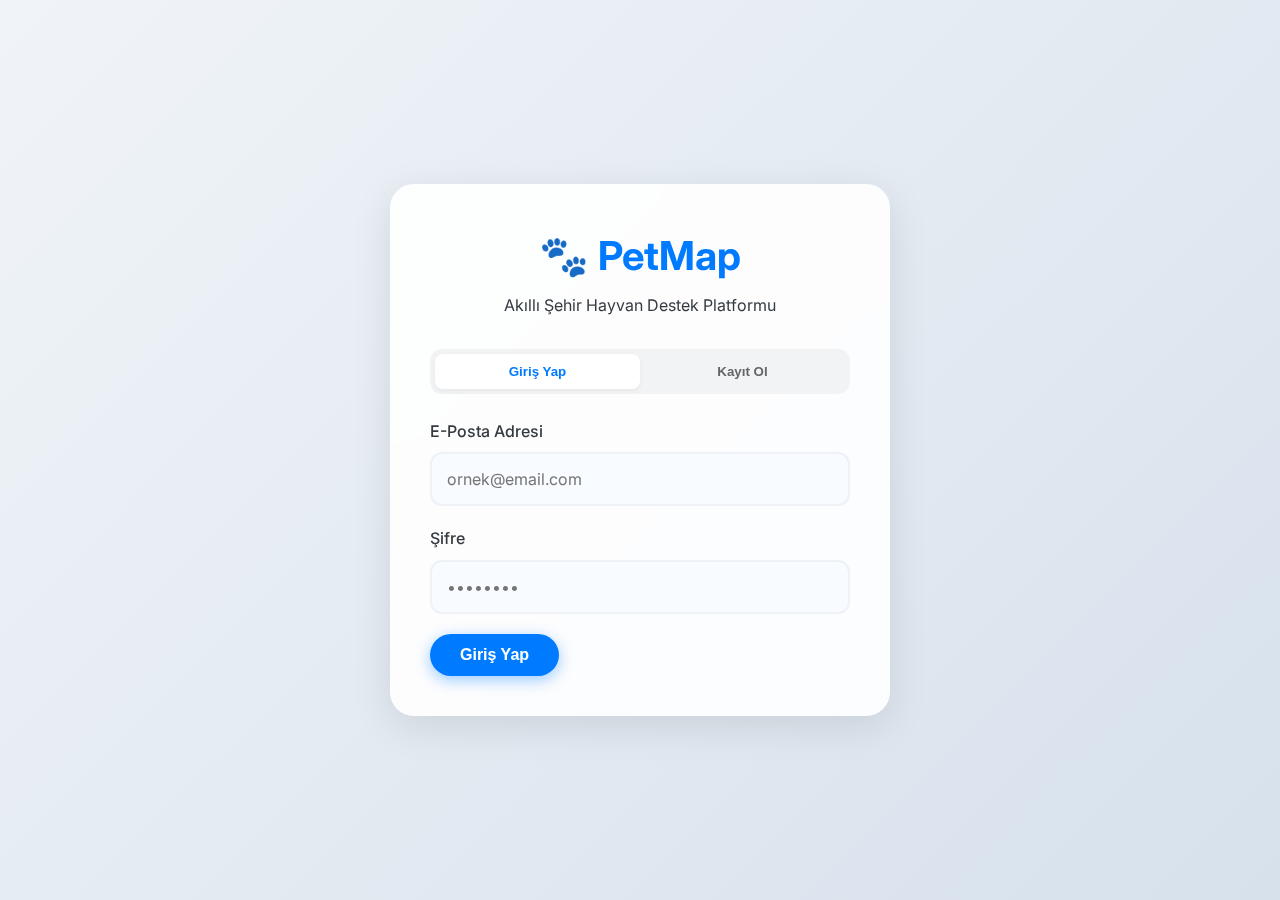
<file: login.html>
<!DOCTYPE html>
<html lang="tr">

<head>
    <meta charset="UTF-8">
    <meta name="viewport" content="width=device-width, initial-scale=1.0">
    <title>PetMap Giriş / Kayıt</title>
    <link href="https://fonts.googleapis.com/css2?family=Inter:wght@300;400;500;600;700&display=swap" rel="stylesheet">
    <link rel="stylesheet" href="css/style.css?v=1.1">
</head>

<body class="login-body">

    <div class="login-container">
        <div class="login-header">
            <h1 class="login-logo">🐾 PetMap</h1>
            <p>Akıllı Şehir Hayvan Destek Platformu</p>
        </div>

        <!-- Toggle Switch -->
        <div class="auth-toggle">
            <button id="toggle-login" class="active" onclick="showForm('login')">Giriş Yap</button>
            <button id="toggle-register" onclick="showForm('register')">Kayıt Ol</button>
        </div>

        <!-- LOGIN FORM -->
        <form id="login-form" onsubmit="handleLogin(event)" class="auth-form">
            <div class="form-group">
                <label>E-Posta Adresi</label>
                <input type="email" id="login-email" placeholder="ornek@email.com" required>
            </div>
            <div class="form-group">
                <label>Şifre</label>
                <input type="password" id="login-password" placeholder="••••••••" required>
            </div>
            <button type="submit" class="btn btn-primary btn-block">Giriş Yap</button>
        </form>

        <!-- REGISTER FORM -->
        <form id="register-form" onsubmit="handleRegister(event)" class="auth-form" style="display: none;">
            <p style="text-align: center; margin-bottom: 15px; font-weight: 500;">Rolünüzü Seçin</p>

            <div class="role-grid">
                <div class="role-card" onclick="selectRole(this, 'veteriner')">
                    <div class="role-icon">⚕️</div>
                    <h3>Veteriner</h3>
                </div>
                <div class="role-card" onclick="selectRole(this, 'hayvansever')">
                    <div class="role-icon">💙</div>
                    <h3>Hayvansever</h3>
                </div>
                <div class="role-card" onclick="selectRole(this, 'sahip')">
                    <div class="role-icon">🏠</div>
                    <h3>Hayvan Sahibi</h3>
                </div>
                <div class="role-card" onclick="selectRole(this, 'barinak')">
                    <div class="role-icon">🏢</div>
                    <h3>Barınak</h3>
                </div>
            </div>

            <div class="form-group">
                <label>E-Posta Adresi</label>
                <input type="email" id="reg-email" placeholder="ornek@email.com" required>
            </div>
            <div class="form-group">
                <label>Şifre</label>
                <input type="password" id="reg-password" placeholder="••••••••" required>
            </div>

            <button type="submit" class="btn btn-primary btn-block">Kayıt Ol ve Giriş Yap</button>
        </form>

    </div>

    <!-- Styles for Toggle were missing in style.css, adding inline for safety or update style.css next -->
    <style>
        .auth-toggle {
            display: flex;
            background: #f1f3f5;
            padding: 5px;
            border-radius: 12px;
            margin-bottom: 25px;
        }

        .auth-toggle button {
            flex: 1;
            padding: 10px;
            border: none;
            background: transparent;
            border-radius: 8px;
            cursor: pointer;
            font-weight: 600;
            color: #666;
            transition: all 0.2s;
        }

        .auth-toggle button.active {
            background: white;
            color: var(--primary);
            box-shadow: 0 2px 5px rgba(0, 0, 0, 0.05);
        }
    </style>

    <script>
        let selectedRegisterRole = null;

        // Initialize DB
        const getUsers = () => JSON.parse(localStorage.getItem('petmap_users') || '[]');
        const saveUser = (user) => {
            const users = getUsers();
            users.push(user);
            localStorage.setItem('petmap_users', JSON.stringify(users));
        };

        function showForm(type) {
            document.getElementById('login-form').style.display = type === 'login' ? 'block' : 'none';
            document.getElementById('register-form').style.display = type === 'register' ? 'block' : 'none';

            document.getElementById('toggle-login').className = type === 'login' ? 'active' : '';
            document.getElementById('toggle-register').className = type === 'register' ? 'active' : '';

            // Clear any existing messages
            hideMessage();
        }

        function selectRole(element, role) {
            document.querySelectorAll('.role-card').forEach(c => c.classList.remove('active'));
            element.classList.add('active');
            selectedRegisterRole = role;
        }

        // Helper: Show Message
        function showMessage(text, type = 'error') {
            let msgBox = document.getElementById('auth-message');
            if (!msgBox) {
                msgBox = document.createElement('div');
                msgBox.id = 'auth-message';
                msgBox.style.padding = '12px';
                msgBox.style.marginTop = '15px';
                msgBox.style.borderRadius = '8px';
                msgBox.style.textAlign = 'center';
                msgBox.style.fontWeight = '500';
                document.querySelector('.login-container').appendChild(msgBox);
            }

            msgBox.style.display = 'block';
            msgBox.innerText = text;

            if (type === 'error') {
                msgBox.style.background = '#ffebee';
                msgBox.style.color = '#c62828';
                msgBox.style.border = '1px solid #ef9a9a';
            } else {
                msgBox.style.background = '#e8f5e9';
                msgBox.style.color = '#2e7d32';
                msgBox.style.border = '1px solid #a5d6a7';
            }
        }

        function hideMessage() {
            const msgBox = document.getElementById('auth-message');
            if (msgBox) msgBox.style.display = 'none';
        }

        function handleRegister(e) {
            e.preventDefault();
            hideMessage();

            if (!selectedRegisterRole) {
                showMessage("Lütfen bir rol seçiniz!");
                return;
            }

            const email = document.getElementById('reg-email').value;
            const password = document.getElementById('reg-password').value;

            // Check if user exists
            const users = getUsers();
            if (users.find(u => u.email === email)) {
                showMessage("Bu e-posta ile zaten kayıtlı bir kullanıcı var.");
                return;
            }

            const newUser = {
                email,
                password,
                role: selectedRegisterRole,
                name: email.split('@')[0], // Simple name derived
                id: Date.now()
            };

            saveUser(newUser);

            // Auto Login - SESSION STORAGE ONLY for active session
            sessionStorage.setItem('currentUser', JSON.stringify(newUser));
            sessionStorage.setItem('userRole', newUser.role);

            // Remove from localStorage if it exists to clean up old behaviors
            localStorage.removeItem('currentUser');
            localStorage.removeItem('userRole');

            showMessage("Kayıt başarılı! Yönlendiriliyorsunuz...", 'success');
            setTimeout(() => {
                window.location.href = 'index.html';
            }, 1000);
        }

        function handleLogin(e) {
            e.preventDefault();
            hideMessage();

            const email = document.getElementById('login-email').value;
            const password = document.getElementById('login-password').value;

            const users = getUsers();

            if (users.length === 0) {
                showMessage("Kayıtlı kullanıcı bulunamadı. Lütfen önce kayıt olun.");
                return;
            }

            const user = users.find(u => u.email === email && u.password === password);

            if (user) {
                // SESSION STORAGE ONLY for active session
                sessionStorage.setItem('currentUser', JSON.stringify(user));
                sessionStorage.setItem('userRole', user.role);

                // Remove from localStorage if it exists
                localStorage.removeItem('currentUser');
                localStorage.removeItem('userRole');

                showMessage("Giriş başarılı! Yönlendiriliyorsunuz...", 'success');
                setTimeout(() => {
                    window.location.href = 'index.html';
                }, 1000);
            } else {
                showMessage("Hatalı e-posta veya şifre!");
            }
        }
    </script>
</body>

</html>
</file>
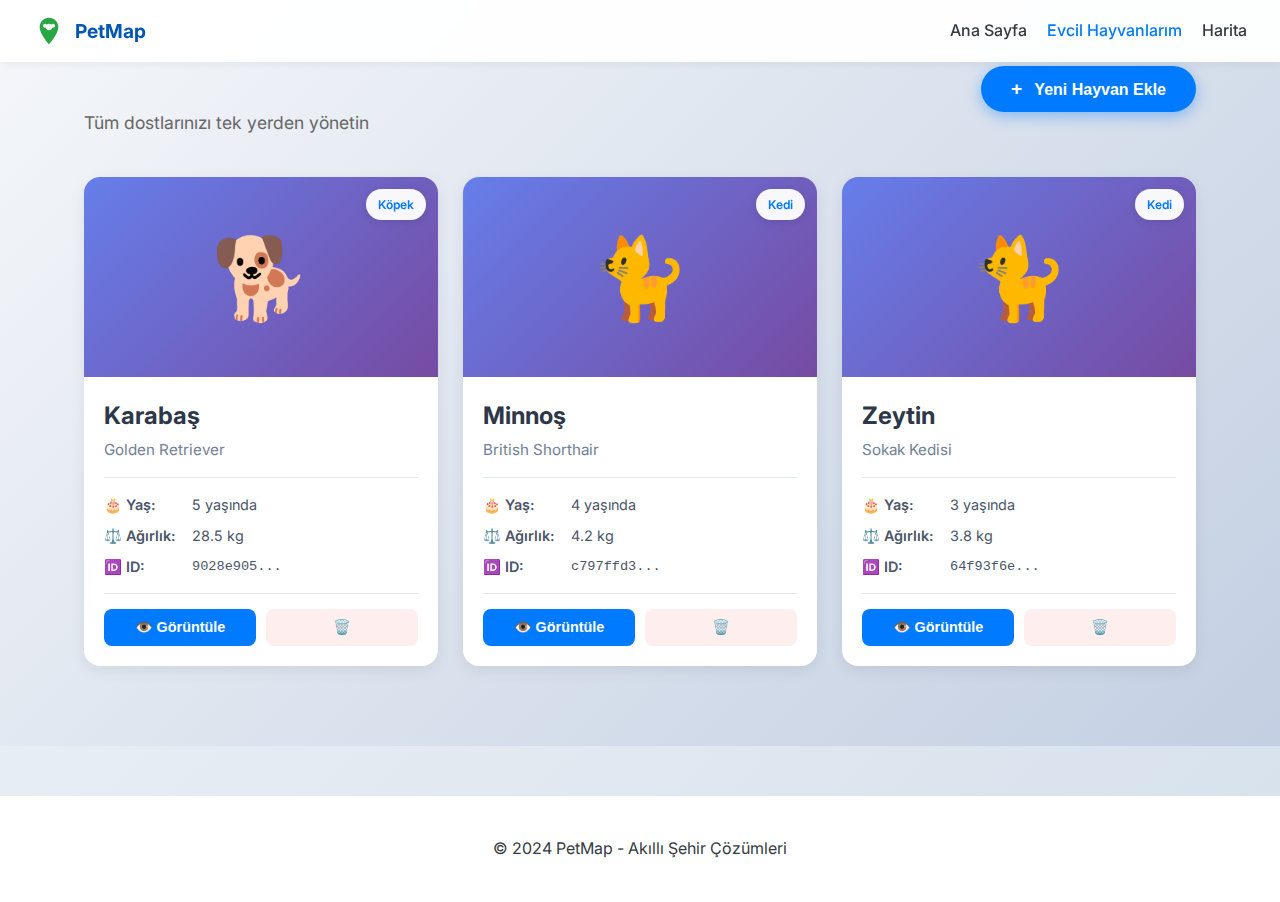
<file: pets.html>
<!DOCTYPE html>
<html lang="tr">

<head>
    <meta charset="UTF-8">
    <meta name="viewport" content="width=device-width, initial-scale=1.0">
    <title>Evcil Hayvanlarım - PetMap</title>
    <link rel="preconnect" href="https://fonts.googleapis.com">
    <link rel="preconnect" href="https://fonts.gstatic.com" crossorigin>
    <link href="https://fonts.googleapis.com/css2?family=Inter:wght@300;400;500;600;700&display=swap" rel="stylesheet">
    <link rel="stylesheet" href="css/style.css">
    <link rel="stylesheet" href="css/pets.css">
    <link rel="stylesheet" href="css/animations.css">
</head>

<body>
    <!-- Header -->
    <header class="header">
        <div class="container header-container">
            <div class="header-left-group">
                <div class="logo">
                    <svg width="32" height="32" viewBox="0 0 24 24" fill="none" xmlns="http://www.w3.org/2000/svg">
                        <path
                            d="M12 2C8.13 2 5 5.13 5 9C5 14.25 12 22 12 22C12 22 19 14.25 19 9C19 5.13 15.87 2 12 2ZM12 11.5C10.62 11.5 9.5 10.38 9.5 9C9.5 7.62 10.62 6.5 12 6.5C13.38 6.5 14.5 7.62 14.5 9C14.5 10.38 13.38 11.5 12 11.5Z"
                            fill="currentColor" />
                        <circle cx="9" cy="8" r="1.5" fill="white" />
                        <circle cx="15" cy="8" r="1.5" fill="white" />
                    </svg>
                    <span>PetMap</span>
                </div>
                <div id="user-profile-badge" style="display: none;"></div>
            </div>
            <nav>
                <a href="index.html">Ana Sayfa</a>
                <a href="pets.html" class="active">Evcil Hayvanlarım</a>
                <a href="index.html#map-module">Harita</a>
                <button id="logout-btn" class="btn-logout" style="display: none;">Çıkış</button>
            </nav>
        </div>
    </header>

    <!-- Main Content -->
    <section class="pets-section">
        <div class="container">
            <div class="page-header">
                <div>
                    <h1>🐾 Evcil Hayvanlarım</h1>
                    <p class="subtitle">Tüm dostlarınızı tek yerden yönetin</p>
                </div>
                <button class="btn btn-primary" onclick="openAddPetModal()">
                    <span style="font-size: 1.2rem; margin-right: 8px;">+</span>
                    Yeni Hayvan Ekle
                </button>
            </div>

            <!-- Pets Grid -->
            <div id="pets-grid" class="pets-grid">
                <!-- Pet cards will be injected here -->
            </div>

            <!-- Empty State -->
            <div id="empty-state" class="empty-state" style="display: none;">
                <div style="font-size: 5rem; margin-bottom: 20px;">🐕</div>
                <h2>Henüz evcil hayvan eklemediniz</h2>
                <p>Hemen ilk dostunuzu ekleyerek başlayın!</p>
                <button class="btn btn-primary" onclick="openAddPetModal()" style="margin-top: 20px;">
                    Hayvan Ekle
                </button>
            </div>
        </div>
    </section>

    <!-- Add Pet Modal -->
    <div id="add-pet-modal" class="modal">
        <div class="modal-content" style="max-width: 600px;">
            <div class="modal-header">
                <h2>🐾 Yeni Evcil Hayvan Ekle</h2>
                <span class="close" onclick="closeAddPetModal()">&times;</span>
            </div>
            <div class="modal-body">
                <form id="add-pet-form" onsubmit="handleAddPet(event)">
                    <div class="form-row">
                        <div class="form-group">
                            <label>İsim *</label>
                            <input type="text" id="pet-name" required placeholder="Örn: Karabaş">
                        </div>
                        <div class="form-group">
                            <label>Tür *</label>
                            <select id="pet-species" required>
                                <option value="">Seçiniz</option>
                                <option value="Köpek">🐕 Köpek</option>
                                <option value="Kedi">🐈 Kedi</option>
                                <option value="Kuş">🦜 Kuş</option>
                                <option value="Tavşan">🐰 Tavşan</option>
                                <option value="Diğer">🐾 Diğer</option>
                            </select>
                        </div>
                    </div>

                    <div class="form-row">
                        <div class="form-group">
                            <label>Cins</label>
                            <input type="text" id="pet-breed" placeholder="Örn: Golden Retriever">
                        </div>
                        <div class="form-group">
                            <label>Cinsiyet</label>
                            <select id="pet-gender">
                                <option value="Erkek">♂️ Erkek</option>
                                <option value="Dişi">♀️ Dişi</option>
                            </select>
                        </div>
                    </div>

                    <div class="form-row">
                        <div class="form-group">
                            <label>Doğum Tarihi</label>
                            <input type="date" id="pet-birthdate">
                        </div>
                        <div class="form-group">
                            <label>Ağırlık (kg)</label>
                            <input type="number" id="pet-weight" step="0.1" placeholder="Örn: 28.5">
                        </div>
                    </div>

                    <div class="form-group">
                        <label>Mikroçip Numarası</label>
                        <input type="text" id="pet-microchip" placeholder="Örn: TR123456789">
                    </div>

                    <div class="form-group">
                        <label>Fotoğraf URL</label>
                        <input type="url" id="pet-photo" placeholder="https://example.com/photo.jpg">
                        <small style="color: #666; display: block; margin-top: 5px;">
                            Varsayılan emoji kullanılacak
                        </small>
                    </div>

                    <div class="modal-footer">
                        <button type="button" class="btn btn-secondary" onclick="closeAddPetModal()">İptal</button>
                        <button type="submit" class="btn btn-primary">Kaydet</button>
                    </div>
                </form>
            </div>
        </div>
    </div>

    <!-- Delete Confirmation Modal -->
    <div id="delete-modal" class="modal">
        <div class="modal-content" style="max-width: 400px;">
            <div class="modal-header">
                <h2>⚠️ Emin misiniz?</h2>
                <span class="close" onclick="closeDeleteModal()">&times;</span>
            </div>
            <div class="modal-body">
                <p>Bu evcil hayvanı silmek istediğinizden emin misiniz? Bu işlem geri alınamaz.</p>
                <div class="modal-footer">
                    <button class="btn btn-secondary" onclick="closeDeleteModal()">İptal</button>
                    <button class="btn btn-danger" onclick="confirmDelete()">Sil</button>
                </div>
            </div>
        </div>
    </div>

    <footer class="footer">
        <div class="container">
            <p>&copy; 2024 PetMap - Akıllı Şehir Çözümleri</p>
        </div>
    </footer>

    <script src="js/pets.js"></script>
</body>

</html>
</file>
<file: css/style.css>
:root {
    --primary: #007bff;
    /* Blue: Trust, Technology */
    --primary-dark: #0056b3;
    --success: #28a745;
    /* Green: Safety, Nature */
    --danger: #dc3545;
    /* Red: Risk, Emergency */
    --warning: #ffc107;
    /* Yellow: Caution */
    --dark: #343a40;
    --light: #f8f9fa;
    --bg-gradient: linear-gradient(135deg, #f0f4f8 0%, #d7e1ec 100%);
    --card-bg: rgba(255, 255, 255, 0.9);
    --shadow: 0 8px 30px rgba(0, 0, 0, 0.12);
    --radius: 16px;
    --font-main: 'Inter', sans-serif;
}

* {
    margin: 0;
    padding: 0;
    box-sizing: border-box;
}

body {
    font-family: var(--font-main);
    background: var(--bg-gradient);
    color: var(--dark);
    line-height: 1.6;
    scroll-behavior: smooth;
}

.container {
    width: 90%;
    max-width: 1200px;
    margin: 0 auto;
    padding: 0 20px;
}

/* Specific override for Header to keep it wide */
.header .container {
    width: 98%;
    max-width: 100%;
}

/* Header */
.header {
    background: rgba(255, 255, 255, 0.95);
    backdrop-filter: blur(10px);
    padding: 15px 0;
    position: fixed;
    top: 0;
    width: 100%;
    z-index: 1000;
    box-shadow: 0 2px 10px rgba(0, 0, 0, 0.05);
}

.header-container {
    display: flex;
    justify-content: space-between;
    align-items: center;
}

.header-left-group {
    display: flex;
    align-items: center;
    gap: 20px;
}

.logo {
    display: flex;
    align-items: center;
    gap: 10px;
    font-weight: 700;
    font-size: 1.2rem;
    color: var(--primary-dark);
}

.logo svg {
    color: var(--success);
}

nav {
    display: flex;
    align-items: center;
}

nav a {
    text-decoration: none;
    color: var(--dark);
    margin-left: 20px;
    font-weight: 500;
    transition: color 0.3s;
}

nav a:hover,
nav a.active {
    color: var(--primary);
}

/* Hero Section */
.hero {
    height: 100vh;
    display: flex;
    align-items: center;
    justify-content: space-between;
    padding-top: 80px;
    /* Header height */
    position: relative;
    overflow: hidden;
}

.hero-content {
    flex: 1;
    z-index: 2;
}

.hero h1 {
    font-size: 3rem;
    line-height: 1.2;
    margin-bottom: 20px;
    background: linear-gradient(to right, var(--primary-dark), var(--success));
    -webkit-background-clip: text;
    background-clip: text;
    -webkit-text-fill-color: transparent;
}

.slogan {
    font-size: 1.5rem;
    color: #666;
    margin-bottom: 40px;
}

.btn {
    padding: 12px 30px;
    border: none;
    border-radius: 50px;
    font-size: 1rem;
    font-weight: 600;
    cursor: pointer;
    transition: transform 0.2s, box-shadow 0.2s;
}

.pet-emoji {
    font-size: 2.5rem;
    /* Larger */
    line-height: 1;
    filter: drop-shadow(0 0 10px rgba(255, 193, 7, 0.8));
    /* Glow effect */
    transition: transform 0.5s;
    animation: markerPulse 1.5s infinite alternate;
}

@keyframes markerPulse {
    0% {
        transform: scale(1);
        filter: drop-shadow(0 0 5px rgba(255, 193, 7, 0.6));
    }

    100% {
        transform: scale(1.2);
        filter: drop-shadow(0 0 15px rgba(255, 193, 7, 1));
    }
}

.btn-primary {
    background: var(--primary);
    color: white;
    box-shadow: 0 4px 15px rgba(0, 123, 255, 0.4);
}

.btn-primary:hover {
    background: var(--primary-dark);
    transform: translateY(-2px);
}

.hero-visual {
    flex: 1;
    position: relative;
    height: 100%;
    /* Placeholder for generated image background if needed, 
       or we can use CSS shapes */
    display: flex;
    align-items: center;
    justify-content: center;
}

.hero-img {
    max-width: 100%;
    height: auto;
    border-radius: 20px;
    box-shadow: 0 20px 50px rgba(0, 0, 0, 0.3);
    animation: float 6s ease-in-out infinite;
    z-index: 10;
}

@keyframes float {
    0% {
        transform: translateY(0px);
    }

    50% {
        transform: translateY(-20px);
    }

    100% {
        transform: translateY(0px);
    }
}

/* Modules */
.module {
    padding: 80px 0;
}

.section-title {
    text-align: center;
    margin-bottom: 50px;
    font-size: 2rem;
    color: var(--dark);
}

.grid-2 {
    display: grid;
    grid-template-columns: 1fr 1fr;
    gap: 40px;
}

.card {
    background: var(--card-bg);
    padding: 30px;
    border-radius: var(--radius);
    box-shadow: var(--shadow);
}

/* Form Styles */
.form-group {
    margin-bottom: 20px;
}

label {
    display: block;
    margin-bottom: 8px;
    font-weight: 500;
}

input[type="text"],
input[type="number"],
input[type="email"],
input[type="password"] {
    width: 100%;
    padding: 15px;
    border: 2px solid #eef2f6;
    border-radius: 12px;
    font-family: inherit;
    font-size: 1rem;
    background: #f8fbff;
    transition: all 0.3s ease;
    color: var(--dark);
}

input[type="text"]:focus,
input[type="number"]:focus,
input[type="email"]:focus,
input[type="password"]:focus {
    border-color: var(--primary);
    background: white;
    box-shadow: 0 0 0 4px rgba(0, 123, 255, 0.1);
    outline: none;
}

select.form-control {
    width: 100%;
    padding: 10px;
    border: 1px solid #ddd;
    border-radius: 8px;
    font-size: 1rem;
    background: white;
    cursor: pointer;
}

input[type="range"] {
    width: 100%;
}

/* Risk Result */
.result-display {
    text-align: center;
    margin-top: 20px;
}

.risk-meter {
    margin: 20px 0;
}

.risk-high {
    display: block;
    font-size: 4rem;
    font-weight: 800;
    color: var(--danger);
}

.risk-label {
    font-size: 1.2rem;
    font-weight: 700;
    color: var(--danger);
    letter-spacing: 1px;
}

.risk-text {
    font-size: 1rem;
    color: #555;
    background: #ffeeee;
    padding: 15px;
    border-radius: 8px;
    border-left: 4px solid var(--danger);
}

/* Map Module */
.map-interface {
    background: white;
    border-radius: var(--radius);
    overflow: hidden;
    position: relative;
    box-shadow: var(--shadow);
    height: 500px;
    display: flex;
    /* Flexbox for side-by-side */
}

.map-container {
    flex: 1;
    /* Take remaining space */
    min-width: 0;
    /* Allow flexbox to shrink if needed */
    height: 100%;
    background: #eef2f3;
    position: relative;
    z-index: 1;
    display: flex;
    flex-direction: column;
}

/* ... map pattern skipped ... */

.map-panel {
    position: relative;
    /* No longer absolute */
    top: auto;
    right: auto;
    background: white;
    padding: 20px;
    width: 280px;
    /* Reduced from 320px */
    /* Fixed width sidebar */
    flex-shrink: 0;
    /* Don't shrink */
    height: 100%;
    border-left: 1px solid #eee;
    display: flex;
    flex-direction: column;
    justify-content: center;
    z-index: 2;
}

.score-display {
    display: flex;
    justify-content: space-between;
    align-items: center;
    margin: 15px 0;
    font-size: 1.2rem;
}

.score-value.warning {
    color: #d35400;
    /* Darker orange for readable text */
    font-weight: 700;
}

.action-box {
    background: #fdfefe;
    border: 1px solid #e0e0e0;
    padding: 10px;
    border-radius: 8px;
    font-size: 0.9rem;
}

.footer {
    text-align: center;
    padding: 40px 0;
    background: white;
    margin-top: 50px;
}

/* Animations */
@keyframes pulse {
    0% {
        transform: scale(1);
        opacity: 1;
    }

    50% {
        transform: scale(1.1);
        opacity: 0.8;
    }

    100% {
        transform: scale(1);
        opacity: 1;
    }
}

.pulse {
    animation: pulse 2s infinite;
}

/* Responsive */
@media (max-width: 768px) {
    .hero {
        flex-direction: column;
        height: auto;
        padding-top: 100px;
        text-align: center;
    }

    .grid-2 {
        grid-template-columns: 1fr;
    }

    .header-container {
        flex-direction: column;
        gap: 15px;
    }

    nav {
        display: flex;
        gap: 10px;
    }

    nav a {
        margin: 0;
        font-size: 0.9rem;
    }
}

/* Warning Overlay (Popup Modal) */
#warning-overlay {
    position: fixed;
    top: 50%;
    left: 50%;
    transform: translate(-50%, -50%);
    width: 400px;
    height: auto;
    background: white;
    z-index: 10000;
    display: none;
    /* Hidden by default */
    flex-direction: column;
    justify-content: center;
    align-items: center;
    color: var(--dark);
    text-align: center;
    padding: 30px;
    border-radius: 20px;
    box-shadow: 0 0 0 100vw rgba(0, 0, 0, 0.5), 0 10px 30px rgba(0, 0, 0, 0.3);
    /* Backdrop hack + shadow */
    animation: popupFadeIn 0.3s ease-out;
}

#warning-overlay h1 {
    font-size: 2rem;
    color: var(--danger);
    margin-bottom: 10px;
}

#warning-overlay p {
    font-size: 1.1rem;
    color: #555;
}

#warning-overlay button {
    margin-top: 20px;
    padding: 10px 30px;
    font-size: 1rem;
    background: var(--danger);
    color: white;
    border: none;
    border-radius: 50px;
    cursor: pointer;
    font-weight: 600;
    transition: background 0.3s;
}

#warning-overlay button:hover {
    background: #c82333;
}

@keyframes flash {
    from {
        opacity: 0.9;
    }

    to {
        opacity: 1;
        box-shadow: inset 0 0 100px rgba(0, 0, 0, 0.5);
    }
}

@keyframes popupFadeIn {
    from {
        opacity: 0;
        transform: translate(-50%, -60%);
    }

    to {
        opacity: 1;
        transform: translate(-50%, -50%);
    }
}

/* POI Menu (Top Bar style) */
.poi-menu {
    display: flex;
    gap: 15px;
    padding: 15px 20px;
    background: #fff;
    border-bottom: 1px solid #e0e0e0;
    align-items: center;
}

.poi-btn {
    background: #f8f9fa;
    border: 1px solid #ddd;
    padding: 8px 20px;
    border-radius: 50px;
    cursor: pointer;
    font-size: 0.9rem;
    font-weight: 600;
    color: #555;
    transition: all 0.2s;
    display: flex;
    align-items: center;
    gap: 8px;
}

.poi-btn:hover {
    background: #e9ecef;
    transform: translateY(-1px);
}

.poi-btn.active {
    background: var(--primary);
    color: white;
    border-color: var(--primary);
    box-shadow: 0 4px 10px rgba(0, 123, 255, 0.3);
}

/* Ensure Map fills space */
#city-map {
    width: 100%;
    flex: 1;
    /* Fills remaining height in flex container */
    z-index: 1;
}


/* Zone Control Sidebar (Left Side) - Outside map as separate column */
.zone-sidebar {
    position: static;
    /* Changed from absolute */
    background: rgba(255, 255, 255, 0.95);
    backdrop-filter: blur(10px);
    padding: 15px;
    border-radius: 12px;
    box-shadow: 0 4px 15px rgba(0, 0, 0, 0.15);
    min-width: 220px;
    max-width: 220px;
    flex-shrink: 0;
    /* Don't shrink */
    display: flex;
    flex-direction: column;
    gap: 10px;
    margin-right: 15px;
    /* Space between sidebar and map */
}

.zone-sidebar-title {
    font-size: 0.9rem;
    font-weight: 700;
    color: var(--dark);
    margin: 0 0 5px 0;
    padding-bottom: 10px;
    border-bottom: 2px solid #eee;
}

.zone-select {
    width: 100%;
    padding: 10px;
    border: 1px solid #ddd;
    border-radius: 8px;
    font-size: 0.9rem;
    font-weight: 600;
    color: #555;
    background: white;
    cursor: pointer;
    transition: all 0.2s;
    outline: none;
}

.zone-select:hover {
    border-color: var(--primary);
}

.zone-select:focus {
    border-color: var(--primary);
    box-shadow: 0 0 0 3px rgba(0, 123, 255, 0.1);
}

.zone-btn {
    width: 100%;
    background: #f8f9fa;
    border: 1px solid #ddd;
    padding: 10px 15px;
    border-radius: 8px;
    cursor: pointer;
    font-size: 0.9rem;
    font-weight: 600;
    color: #555;
    transition: all 0.2s;
    display: flex;
    align-items: center;
    justify-content: center;
    gap: 8px;
}

.zone-btn:hover {
    background: #e9ecef;
    transform: translateY(-1px);
}

.zone-btn.active {
    background: var(--success);
    color: white;
    border-color: var(--success);
    box-shadow: 0 4px 10px rgba(40, 167, 69, 0.3);
}

.zone-btn:disabled {
    opacity: 0.5;
    cursor: not-allowed;
}

/* Zone Legend - Now below zone controls */
.zone-legend {
    position: static;
    /* Changed from absolute */
    background: rgba(255, 255, 255, 0.95);
    backdrop-filter: blur(10px);
    padding: 15px;
    border-radius: 12px;
    box-shadow: 0 4px 15px rgba(0, 0, 0, 0.15);
    min-width: 220px;
    max-width: 220px;
    margin-top: 15px;
    /* Space from zone controls */
}

.legend-title {
    font-weight: 700;
    font-size: 0.95rem;
    margin-bottom: 10px;
    color: var(--dark);
    border-bottom: 2px solid #eee;
    padding-bottom: 8px;
}

.legend-item {
    display: flex;
    align-items: center;
    gap: 10px;
    margin: 8px 0;
    font-size: 0.85rem;
    color: #555;
}

.legend-color {
    width: 20px;
    height: 20px;
    border-radius: 4px;
    border: 1px solid rgba(0, 0, 0, 0.2);
    flex-shrink: 0;
}

/* Leaflet.draw Customizations */
.leaflet-draw-toolbar a {
    background-color: #fff;
    border: 1px solid #ddd;
}

.leaflet-draw-toolbar a:hover {
    background-color: var(--primary);
}

.leaflet-draw-actions a {
    background-color: #fff;
    border: 1px solid #ddd;
}

/* Zone Polygon Styles */
.zone-polygon-dangerous {
    fill: rgba(255, 68, 68, 0.4);
    stroke: rgba(255, 68, 68, 0.8);
    stroke-width: 2;
}

.zone-polygon-safe {
    fill: rgba(68, 255, 68, 0.4);
    stroke: rgba(68, 255, 68, 0.8);
    stroke-width: 2;
}

.zone-polygon-fun {
    fill: rgba(68, 136, 255, 0.4);
    stroke: rgba(68, 136, 255, 0.8);
    stroke-width: 2;
}

/* Zone Popup Styles */
.zone-popup {
    min-width: 200px;
}

.zone-popup-header {
    font-weight: 700;
    font-size: 1rem;
    margin-bottom: 8px;
    padding-bottom: 8px;
    border-bottom: 1px solid #eee;
}

.zone-popup-info {
    font-size: 0.85rem;
    color: #666;
    margin: 5px 0;
}

.zone-popup-delete {
    margin-top: 10px;
    padding: 6px 12px;
    background: var(--danger);
    color: white;
    border: none;
    border-radius: 6px;
    cursor: pointer;
    font-size: 0.85rem;
    font-weight: 600;
    transition: background 0.2s;
}

.zone-popup-delete:hover {
    background: #c82333;
}

/* AI Module Styles */
.upload-area {
    border: 2px dashed #ccc;
    border-radius: 16px;
    padding: 30px;
    text-align: center;
    cursor: pointer;
    transition: all 0.3s;
    position: relative;
    overflow: hidden;
    min-height: 250px;
    display: flex;
    flex-direction: column;
    justify-content: center;
    align-items: center;
    background: #fdfdfd;
}

.upload-area:hover {
    border-color: var(--primary);
    background: #f0f8ff;
}

.scanning-overlay {
    position: absolute;
    top: 0;
    left: 0;
    width: 100%;
    height: 100%;
    background: rgba(0, 0, 0, 0.1);
    display: none;
    /* Flex when active */
    z-index: 10;
}

.scanner-line {
    width: 100%;
    height: 4px;
    background: #00ff00;
    box-shadow: 0 0 10px #00ff00;
    position: absolute;
    top: 0;
    animation: scan 2s infinite linear;
}

@keyframes scan {
    0% {
        top: 0%;
    }

    100% {
        top: 100%;
    }
}

.ai-result {
    margin-top: 20px;
    animation: slideUp 0.5s ease-out;
}

@keyframes slideUp {
    from {
        opacity: 0;
        transform: translateY(20px);
    }

    to {
        opacity: 1;
        transform: translateY(0);
    }
}

.result-header {
    display: flex;
    justify-content: space-between;
    align-items: center;
    margin-bottom: 15px;
}

.badge {
    background: var(--success);
    color: white;
    padding: 5px 10px;
    border-radius: 12px;
    font-size: 0.8rem;
    font-weight: bold;
}

.diagnosis-box {
    background: #f8f9fa;
    padding: 15px;
    border-radius: 12px;
    border-left: 5px solid var(--primary);
}

.recommendation {
    margin-top: 10px;
    font-size: 0.95rem;
    color: #555;
    background: #fff;
    padding: 10px;
    border-radius: 8px;
    border: 1px solid #eee;
}

/* Chat Styles */
.chat-window {
    height: 350px;
    border: 1px solid #eee;
    border-radius: 12px;
    padding: 15px;
    overflow-y: auto;
    background: #fcfcfc;
    margin-bottom: 15px;
    display: flex;
    flex-direction: column;
    gap: 10px;
}

.chat-message {
    max-width: 80%;
    padding: 10px 15px;
    border-radius: 15px;
    line-height: 1.4;
    font-size: 0.95rem;
}

.chat-message.bot {
    background: #eef2f3;
    align-self: flex-start;
    border-bottom-left-radius: 2px;
}

.chat-message.user {
    background: var(--primary);
    color: white;
    align-self: flex-end;
    border-bottom-right-radius: 2px;
}

.chat-input-area {
    display: flex;
    gap: 10px;
}


/* Login Page Specifics */
.login-body {
    min-height: 100vh;
    display: flex;
    align-items: center;
    justify-content: center;
    background: var(--bg-gradient);
}

.login-container {
    background: rgba(255, 255, 255, 0.9);
    backdrop-filter: blur(20px);
    padding: 40px;
    border-radius: 24px;
    box-shadow: 0 10px 40px rgba(0, 0, 0, 0.1);
    width: 100%;
    max-width: 500px;
}

.login-header {
    text-align: center;
    margin-bottom: 30px;
}

.login-logo {
    font-size: 2.5rem;
    color: var(--primary);
    margin-bottom: 5px;
}

/* Role Grid */
.role-grid {
    display: grid;
    grid-template-columns: 1fr 1fr;
    gap: 15px;
    margin-bottom: 30px;
}

.role-card {
    background: #fff;
    border: 2px solid transparent;
    border-radius: 16px;
    padding: 15px;
    text-align: center;
    cursor: pointer;
    transition: all 0.3s ease;
    box-shadow: 0 4px 10px rgba(0, 0, 0, 0.05);
}

.role-card:hover {
    transform: translateY(-3px);
    box-shadow: 0 8px 20px rgba(0, 0, 0, 0.1);
}

.role-card.active {
    border-color: var(--primary);
    background: #f0f7ff;
}

.role-icon {
    font-size: 2rem;
    margin-bottom: 10px;
}

.role-card h3 {
    font-size: 0.9rem;
    font-weight: 600;
    color: var(--dark);
}


/* User Badge in Header */
.user-badge {
    display: inline-flex;
    align-items: center;
    gap: 10px;
    background: #f0f7ff;
    padding: 5px 15px;
    border-radius: 50px;
    border: 1px solid var(--primary);
    color: var(--primary-dark);
    font-weight: 600;
    margin-left: 15px;
}

.btn-sm {
    padding: 4px 10px;
    font-size: 0.8rem;
    border-radius: 12px;
    cursor: pointer;
}

.btn-outline {
    background: transparent;
    border: 1px solid var(--danger);
    color: var(--danger);
}

.btn-outline:hover {
    background: var(--danger);
    color: white;
}

/* Enhanced User Profile Badge */
.user-profile-badge {
    display: flex;
    align-items: center;
    gap: 12px;
    background: white;
    padding: 8px 20px 8px 8px;
    border-radius: 50px;
    box-shadow: 0 5px 15px rgba(0, 0, 0, 0.08);
    margin-left: 0;
    margin-right: 20px;
    border: 1px solid #eef2f6;
    transition: all 0.2s;
}

.user-profile-badge:hover {
    box-shadow: 0 6px 16px rgba(0, 0, 0, 0.12);
    transform: translateY(-1px);
}

.profile-avatar {
    width: 45px;
    height: 45px;
    background: #f8f9fa;
    border-radius: 50%;
    display: flex;
    align-items: center;
    justify-content: center;
    font-size: 1.6rem;
    border: 2px solid #e9ecef;
    box-shadow: none;
}

.profile-info {
    display: flex;
    flex-direction: column;
    justify-content: center;
    line-height: 1.2;
}

.profile-name {
    font-weight: 800;
    font-size: 1.1rem;
    color: #000;
    letter-spacing: -0.5px;
    margin-bottom: 2px;
}

.profile-role {
    font-size: 0.8rem;
    color: #888;
    font-weight: 500;
    text-transform: capitalize;
}

.btn-logout {
    margin-left: 15px;
    width: auto;
    height: auto;
    padding: 6px 18px;
    border-radius: 20px;
    border: 2px solid var(--danger);
    background: transparent;
    color: var(--danger);
    font-weight: 700;
    font-size: 0.9rem;
    display: flex;
    align-items: center;
    justify-content: center;
    cursor: pointer;
    transition: all 0.2s;
}

.btn-logout:hover {
    background: var(--danger);
    color: white;
    transform: none;
}

/* Cleanup old if needed */
.user-badge {
    display: none;
}

/* Chat Container (Relative for absolute sidebar) */
#report-chat-mode-container {
    position: relative;
    overflow: hidden;
}

/* Chat Sidebar (Overlay Drawer) */
.chat-sidebar {
    position: absolute;
    top: 0;
    right: 0;
    bottom: 0;
    width: 100%;
    /* Covers the chat view initially */
    background: #ffffff;
    border-left: 1px solid #e0e0e0;
    padding: 20px;
    display: flex;
    flex-direction: column;
    gap: 12px;
    overflow-y: auto;
    border-radius: 0 0 12px 12px;
    z-index: 10;
    /* Above chat */
    transition: transform 0.4s cubic-bezier(0.25, 1, 0.5, 1);
    transform: translateX(0);
    /* Visible by default */
}

.chat-sidebar.sidebar-hidden {
    transform: translateX(100%);
    /* Slide out to right */
    box-shadow: none;
}

.report-list-item {
    display: flex;
    align-items: center;
    gap: 12px;
    padding: 12px;
    background: #f8f9fa;
    border: 1px solid transparent;
    border-radius: 12px;
    cursor: pointer;
    transition: all 0.2s;
    position: relative;
    padding-right: 40px;
    /* Make space for delete button */
}

.delete-report-btn {
    position: absolute;
    right: 10px;
    top: 50%;
    transform: translateY(-50%);
    width: 24px;
    height: 24px;
    background: #ffebee;
    color: #d32f2f;
    border-radius: 50%;
    display: flex;
    align-items: center;
    justify-content: center;
    font-size: 14px;
    opacity: 0;
    /* Hidden by default */
    transition: opacity 0.2s;
}

.report-list-item:hover .delete-report-btn {
    opacity: 1;
    /* Show on hover */
}

.delete-report-btn:hover {
    background: #d32f2f;
    color: white;
}

.report-list-item:hover {
    background: #fff;
    box-shadow: 0 4px 12px rgba(0, 0, 0, 0.08);
    transform: translateY(-1px);
}

.report-list-item.active {
    background: #fff;
    border-color: var(--primary);
    box-shadow: 0 4px 15px rgba(0, 123, 255, 0.15);
}

.report-item-avatar {
    width: 44px;
    height: 44px;
    background: #eef2f6;
    color: #333;
    border-radius: 50%;
    display: flex;
    align-items: center;
    justify-content: center;
    font-size: 1.4rem;
    flex-shrink: 0;
}

.report-item-info {
    flex: 1;
    overflow: hidden;
    display: flex;
    flex-direction: column;
    justify-content: center;
}

.report-item-name {
    font-size: 0.95rem;
    font-weight: 700;
    color: #000;
    white-space: nowrap;
    overflow: hidden;
    text-overflow: ellipsis;
    margin-bottom: 2px;
}

.report-item-role {
    font-size: 0.8rem;
    color: #6c757d;
    font-weight: 500;
}

.active-dot {
    width: 8px;
    height: 8px;
    background: var(--success);
    border-radius: 50%;
}

.reporter-avatar-large {
    font-size: 3rem;
    text-align: center;
    margin-bottom: 5px;
}

.reporter-name {
    font-size: 1.1rem;
    font-weight: 700;
    text-align: center;
}

.reporter-role {
    font-size: 0.85rem;
    color: #666;
    text-align: center;
    background: #e9ecef;
    padding: 2px 8px;
    border-radius: 10px;
    display: inline-block;
    margin: 0 auto;
}

.btn-delete-report {
    background: transparent;
    color: #dc3545;
    border: 1px solid #dc3545;
    padding: 8px;
    border-radius: 8px;
    cursor: pointer;
    font-size: 0.85rem;
    width: 100%;
    margin-top: auto;
    transition: all 0.2s;
}

.btn-delete-report:hover {
    background: #dc3545;
    color: white;
}

/* Toast Notifications */
#toast-container {
    position: fixed;
    bottom: 20px;
    left: 50%;
    transform: translateX(-50%);
    z-index: 10000;
    display: flex;
    flex-direction: column;
    gap: 10px;
    pointer-events: none;
}

.toast {
    background: rgba(0, 0, 0, 0.85);
    color: white;
    padding: 12px 24px;
    border-radius: 50px;
    font-size: 0.9rem;
    font-weight: 600;
    box-shadow: 0 4px 15px rgba(0, 0, 0, 0.2);
    backdrop-filter: blur(5px);
    display: flex;
    align-items: center;
    gap: 10px;
    pointer-events: auto;
    animation: toastSlideUp 0.3s ease-out, toastFadeOut 0.5s ease-in 4.5s forwards;
    min-width: 250px;
    justify-content: center;
}

.toast.success {
    border-left: 4px solid var(--success);
}

.toast.error {
    border-left: 4px solid var(--danger);
}

.toast.warning {
    border-left: 4px solid var(--warning);
}

.toast.info {
    border-left: 4px solid var(--primary);
}

@keyframes toastSlideUp {
    from {
        transform: translateY(100px);
        opacity: 0;
    }

    to {
        transform: translateY(0);
        opacity: 1;
    }
}

@keyframes toastFadeOut {
    from {
        opacity: 1;
    }

    to {
        opacity: 0;
    }
}

/* MEDICAL SECTION UI FIXES */
.btn-add-record {
    display: block;
    width: 100% !important;
    margin-top: 15px;
    padding: 12px 20px;
    border: 2px dashed var(--primary);
    background: #fdfefe;
    color: var(--primary);
    border-radius: 12px;
    font-weight: 600;
    cursor: pointer;
    transition: all 0.2s;
    box-sizing: border-box !important;
    text-align: center;
}

.btn-add-record:hover {
    background: #f0f7ff;
    border-style: solid;
    transform: translateY(-2px);
    box-shadow: 0 4px 12px rgba(59, 130, 246, 0.1);
}

.table-responsive {
    width: 100%;
    overflow-x: auto;
    -webkit-overflow-scrolling: touch;
    margin-bottom: 10px;
}

.health-table {
    min-width: 600px;
    /* Force scroll on mobile if needed */
}

/* Settings Button */
.btn-settings {
    background: rgba(0, 123, 255, 0.1);
    border: 1px solid var(--primary);
    color: var(--primary);
    font-size: 1.2rem;
    padding: 8px 12px;
    border-radius: 8px;
    cursor: pointer;
    transition: all 0.3s ease;
    display: inline-flex;
    align-items: center;
    justify-content: center;
    margin-left: 15px;
}

.btn-settings:hover {
    background: var(--primary);
    color: white;
    transform: rotate(30deg);
}

/* Modal Overlay */
.modal-overlay {
    position: fixed;
    top: 0;
    left: 0;
    width: 100%;
    height: 100%;
    background: rgba(0, 0, 0, 0.6);
    backdrop-filter: blur(5px);
    display: flex;
    justify-content: center;
    align-items: center;
    z-index: 2000;
    animation: fadeIn 0.3s ease;
}

/* Modal Content */
.modal-content {
    background: white;
    padding: 30px;
    border-radius: 20px;
    box-shadow: 0 15px 50px rgba(0, 0, 0, 0.2);
    width: 90%;
    max-width: 450px;
    animation: slideUp 0.3s ease-out;
}

.modal-header {
    display: flex;
    justify-content: space-between;
    align-items: center;
    margin-bottom: 20px;
    border-bottom: 1px solid #eee;
    padding-bottom: 15px;
}

.modal-header h3 {
    margin: 0;
    font-size: 1.4rem;
    color: var(--primary-dark);
}

.close-btn {
    background: none;
    border: none;
    font-size: 1.8rem;
    cursor: pointer;
    color: #999;
}

.close-btn:hover {
    color: var(--danger);
}

.modal-body .form-group {
    margin-bottom: 20px;
}

.modal-body label {
    display: block;
    margin-bottom: 10px;
    font-weight: 600;
}

.modal-body input {
    width: 100%;
    padding: 12px;
    border: 1px solid #ddd;
    border-radius: 8px;
    font-size: 1rem;
}

@keyframes fadeIn {
    from {
        opacity: 0;
    }

    to {
        opacity: 1;
    }
}

@keyframes slideUp {
    from {
        transform: translateY(20px);
        opacity: 0;
    }

    to {
        transform: translateY(0);
        opacity: 1;
    }
}
</file>
<file: css/pets.css>
/* ===== Pets Page Styles ===== */

.pets-section {
    min-height: calc(100vh - 200px);
    padding: 40px 0;
    background: linear-gradient(135deg, #f5f7fa 0%, #c3cfe2 100%);
}

.page-header {
    display: flex;
    justify-content: space-between;
    align-items: center;
    margin-bottom: 40px;
    flex-wrap: wrap;
    gap: 20px;
}

.page-header h1 {
    font-size: 2.5rem;
    margin: 0;
    background: linear-gradient(135deg, var(--primary), var(--secondary));
    -webkit-background-clip: text;
    -webkit-text-fill-color: transparent;
    background-clip: text;
}

.subtitle {
    color: #666;
    font-size: 1.1rem;
    margin: 5px 0 0 0;
}

/* Pets Grid */
.pets-grid {
    display: grid;
    grid-template-columns: repeat(auto-fill, minmax(280px, 1fr));
    gap: 25px;
    margin-bottom: 40px;
}

.pet-card {
    background: white;
    border-radius: 16px;
    overflow: hidden;
    box-shadow: 0 4px 15px rgba(0, 0, 0, 0.08);
    transition: all 0.3s ease;
    cursor: pointer;
    position: relative;
}

.pet-card:hover {
    transform: translateY(-8px);
    box-shadow: 0 12px 30px rgba(0, 0, 0, 0.15);
}

.pet-card-image {
    width: 100%;
    height: 200px;
    object-fit: cover;
    background: linear-gradient(135deg, #667eea 0%, #764ba2 100%);
    display: flex;
    align-items: center;
    justify-content: center;
    font-size: 5rem;
    position: relative;
}

.pet-card-badge {
    position: absolute;
    top: 12px;
    right: 12px;
    background: rgba(255, 255, 255, 0.95);
    backdrop-filter: blur(10px);
    padding: 6px 12px;
    border-radius: 20px;
    font-size: 0.75rem;
    font-weight: 600;
    color: var(--primary);
    box-shadow: 0 2px 8px rgba(0, 0, 0, 0.1);
}

.pet-card-content {
    padding: 20px;
}

.pet-card-header {
    display: flex;
    justify-content: space-between;
    align-items: start;
    margin-bottom: 12px;
}

.pet-card-name {
    font-size: 1.5rem;
    font-weight: 700;
    margin: 0;
    color: #2d3748;
}

.pet-card-species {
    color: #718096;
    font-size: 0.95rem;
    margin: 2px 0 0 0;
}

.pet-card-info {
    display: flex;
    flex-direction: column;
    gap: 8px;
    margin-top: 15px;
    padding-top: 15px;
    border-top: 1px solid #e2e8f0;
}

.pet-info-item {
    display: flex;
    align-items: center;
    gap: 8px;
    font-size: 0.9rem;
    color: #4a5568;
}

.pet-info-item span:first-child {
    font-weight: 600;
    min-width: 80px;
}

.pet-card-actions {
    display: flex;
    gap: 10px;
    margin-top: 15px;
    padding-top: 15px;
    border-top: 1px solid #e2e8f0;
}

.btn-icon {
    flex: 1;
    padding: 10px;
    border: none;
    border-radius: 8px;
    cursor: pointer;
    font-size: 0.9rem;
    font-weight: 600;
    transition: all 0.2s ease;
    display: flex;
    align-items: center;
    justify-content: center;
    gap: 6px;
}

.btn-view {
    background: var(--primary);
    color: white;
}

.btn-view:hover {
    background: #2563eb;
    transform: scale(1.02);
}

.btn-delete {
    background: #fee;
    color: #dc2626;
}

.btn-delete:hover {
    background: #dc2626;
    color: white;
    transform: scale(1.02);
}

/* Empty State */
.empty-state {
    text-align: center;
    padding: 80px 20px;
    background: white;
    border-radius: 16px;
    box-shadow: 0 4px 15px rgba(0, 0, 0, 0.08);
}

.empty-state h2 {
    color: #2d3748;
    margin-bottom: 10px;
}

.empty-state p {
    color: #718096;
    font-size: 1.1rem;
}

/* Modal Styles */
.modal {
    display: none;
    position: fixed;
    z-index: 1000;
    left: 0;
    top: 0;
    width: 100%;
    height: 100%;
    background: rgba(0, 0, 0, 0.6);
    backdrop-filter: blur(5px);
    animation: fadeIn 0.2s ease;
}

.modal.active {
    display: flex;
    align-items: center;
    justify-content: center;
}

.modal-content {
    background: white;
    border-radius: 16px;
    width: 90%;
    max-width: 500px;
    max-height: 90vh;
    overflow-y: auto;
    box-shadow: 0 20px 60px rgba(0, 0, 0, 0.3);
    animation: slideUp 0.3s ease;
}

@keyframes slideUp {
    from {
        opacity: 0;
        transform: translateY(30px);
    }

    to {
        opacity: 1;
        transform: translateY(0);
    }
}

.modal-header {
    display: flex;
    justify-content: space-between;
    align-items: center;
    padding: 25px;
    border-bottom: 1px solid #e2e8f0;
}

.modal-header h2 {
    margin: 0;
    font-size: 1.5rem;
    color: #2d3748;
}

.close {
    font-size: 2rem;
    font-weight: 300;
    color: #718096;
    cursor: pointer;
    transition: color 0.2s;
    line-height: 1;
}

.close:hover {
    color: #2d3748;
}

.modal-body {
    padding: 25px;
}

.modal-footer {
    display: flex;
    gap: 12px;
    justify-content: flex-end;
    margin-top: 25px;
}

/* Form Styles */
.form-row {
    display: grid;
    grid-template-columns: 1fr 1fr;
    gap: 15px;
}

.form-group {
    margin-bottom: 20px;
}

.form-group label {
    display: block;
    margin-bottom: 8px;
    font-weight: 600;
    color: #2d3748;
    font-size: 0.9rem;
}

.form-group input,
.form-group select {
    width: 100%;
    padding: 12px;
    border: 2px solid #e2e8f0;
    border-radius: 8px;
    font-size: 1rem;
    transition: all 0.2s;
    font-family: 'Inter', sans-serif;
}

.form-group input:focus,
.form-group select:focus {
    outline: none;
    border-color: var(--primary);
    box-shadow: 0 0 0 3px rgba(59, 130, 246, 0.1);
}

/* Buttons */
.btn-secondary {
    background: #e2e8f0;
    color: #2d3748;
}

.btn-secondary:hover {
    background: #cbd5e0;
}

.btn-danger {
    background: #dc2626;
    color: white;
}

.btn-danger:hover {
    background: #b91c1c;
}

/* Pet Detail Page */
.pet-detail-section {
    min-height: calc(100vh - 200px);
    padding: 40px 0;
    background: linear-gradient(135deg, #f5f7fa 0%, #c3cfe2 100%);
}

.pet-detail-header {
    background: white;
    border-radius: 16px;
    padding: 30px;
    margin-bottom: 30px;
    box-shadow: 0 4px 15px rgba(0, 0, 0, 0.08);
    display: flex;
    gap: 30px;
    align-items: center;
}

.pet-detail-photo {
    width: 150px;
    height: 150px;
    border-radius: 50%;
    object-fit: cover;
    background: linear-gradient(135deg, #667eea 0%, #764ba2 100%);
    display: flex;
    align-items: center;
    justify-content: center;
    font-size: 4rem;
    flex-shrink: 0;
    box-shadow: 0 8px 20px rgba(0, 0, 0, 0.1);
}

.pet-detail-info {
    flex: 1;
}

.pet-detail-name {
    font-size: 2.5rem;
    margin: 0 0 10px 0;
    color: #2d3748;
}

.pet-detail-meta {
    display: flex;
    gap: 20px;
    flex-wrap: wrap;
    margin-bottom: 15px;
}

.pet-meta-item {
    display: flex;
    align-items: center;
    gap: 8px;
    color: #718096;
    font-size: 1rem;
}

.pet-id-badge {
    display: inline-block;
    background: linear-gradient(135deg, var(--primary), var(--secondary));
    color: white;
    padding: 8px 16px;
    border-radius: 20px;
    font-size: 0.85rem;
    font-weight: 600;
    font-family: 'Courier New', monospace;
}

.pet-detail-actions {
    display: flex;
    gap: 12px;
    margin-top: 20px;
}

/* Dashboard Grid */
.dashboard-grid {
    display: grid;
    grid-template-columns: repeat(auto-fit, minmax(300px, 1fr));
    gap: 25px;
    margin-bottom: 30px;
}

.dashboard-card {
    background: white;
    border-radius: 16px;
    padding: 25px;
    box-shadow: 0 4px 15px rgba(0, 0, 0, 0.08);
}

.dashboard-card h3 {
    margin: 0 0 20px 0;
    color: #2d3748;
    font-size: 1.3rem;
    display: flex;
    align-items: center;
    gap: 10px;
}

.info-grid {
    display: grid;
    gap: 12px;
}

.info-row {
    display: flex;
    justify-content: space-between;
    padding: 10px 0;
    border-bottom: 1px solid #e2e8f0;
}

.info-row:last-child {
    border-bottom: none;
}

.info-label {
    color: #718096;
    font-weight: 500;
}

.info-value {
    color: #2d3748;
    font-weight: 600;
}

/* Health Records */
.health-table {
    width: 100%;
    border-collapse: collapse;
}

.health-table th {
    text-align: left;
    padding: 12px;
    background: #f7fafc;
    color: #4a5568;
    font-weight: 600;
    font-size: 0.85rem;
    border-bottom: 2px solid #e2e8f0;
}

.health-table td {
    padding: 12px;
    border-bottom: 1px solid #e2e8f0;
    color: #2d3748;
}

.health-table tr:last-child td {
    border-bottom: none;
}

.badge {
    display: inline-block;
    padding: 4px 12px;
    border-radius: 12px;
    font-size: 0.8rem;
    font-weight: 600;
}

.badge-success {
    background: #d1fae5;
    color: #065f46;
}

.badge-warning {
    background: #fef3c7;
    color: #92400e;
}

.badge-danger {
    background: #fee2e2;
    color: #991b1b;
}

.badge-info {
    background: #dbeafe;
    color: #1e40af;
}

/* Map Container */
.pet-map-container {
    height: 300px;
    border-radius: 12px;
    overflow: hidden;
    margin-top: 15px;
}

/* Gallery */
.photo-gallery {
    display: grid;
    grid-template-columns: repeat(auto-fill, minmax(120px, 1fr));
    gap: 12px;
}

.gallery-item {
    aspect-ratio: 1;
    border-radius: 12px;
    overflow: hidden;
    cursor: pointer;
    transition: transform 0.2s;
}

.gallery-item:hover {
    transform: scale(1.05);
}

.gallery-item img {
    width: 100%;
    height: 100%;
    object-fit: cover;
}

.gallery-placeholder {
    background: linear-gradient(135deg, #e0e7ff 0%, #cffafe 100%);
    display: flex;
    align-items: center;
    justify-content: center;
    font-size: 2rem;
}

/* Health Score Gauge */
.health-score-container {
    text-align: center;
    padding: 20px;
}

.health-score-gauge {
    width: 200px;
    height: 200px;
    margin: 0 auto 20px;
    position: relative;
}

.score-circle {
    width: 100%;
    height: 100%;
    border-radius: 50%;
    background: conic-gradient(from 0deg,
            #10b981 0deg,
            #10b981 var(--score-deg),
            #e5e7eb var(--score-deg),
            #e5e7eb 360deg);
    display: flex;
    align-items: center;
    justify-content: center;
    position: relative;
}

.score-circle::before {
    content: '';
    width: 160px;
    height: 160px;
    background: white;
    border-radius: 50%;
    position: absolute;
}

.score-value {
    position: relative;
    z-index: 1;
    font-size: 3rem;
    font-weight: 700;
    color: #2d3748;
}

.score-label {
    color: #718096;
    font-size: 1.1rem;
    margin-top: 10px;
}

/* AI Alerts */
.ai-alerts-container {
    display: flex;
    flex-direction: column;
    gap: 12px;
}

.ai-alert {
    padding: 15px;
    border-radius: 12px;
    border-left: 4px solid;
    display: flex;
    gap: 12px;
    align-items: start;
}

.ai-alert-icon {
    font-size: 1.5rem;
    flex-shrink: 0;
}

.ai-alert-content {
    flex: 1;
}

.ai-alert-message {
    font-weight: 600;
    margin-bottom: 5px;
    color: #2d3748;
}

.ai-alert-recommendation {
    font-size: 0.9rem;
    color: #4a5568;
}

.ai-alert-date {
    font-size: 0.8rem;
    color: #718096;
    margin-top: 5px;
}

.ai-alert.warning {
    background: #fef3c7;
    border-color: #f59e0b;
}

.ai-alert.danger {
    background: #fee2e2;
    border-color: #dc2626;
}

.ai-alert.info {
    background: #dbeafe;
    border-color: #3b82f6;
}

.ai-alert.success {
    background: #d1fae5;
    border-color: #10b981;
}

/* Chart Container */
.chart-container {
    position: relative;
    height: 250px;
    margin-top: 20px;
}

/* Responsive */
@media (max-width: 768px) {
    .page-header {
        flex-direction: column;
        align-items: flex-start;
    }

    .pets-grid {
        grid-template-columns: 1fr;
    }

    .pet-detail-header {
        flex-direction: column;
        text-align: center;
    }

    .pet-detail-meta {
        justify-content: center;
    }

    .pet-detail-actions {
        justify-content: center;
    }

    .dashboard-grid {
        grid-template-columns: 1fr;
    }

    .form-row {
        grid-template-columns: 1fr;
    }
}
</file>
<file: css/animations.css>
/* Animations */
@keyframes slideOutLeft {
    from {
        transform: translateX(0);
        opacity: 1;
    }

    to {
        transform: translateX(-20px);
        opacity: 0;
    }
}

@keyframes slideInRight {
    from {
        transform: translateX(20px);
        opacity: 0;
    }

    to {
        transform: translateX(0);
        opacity: 1;
    }
}

.slide-out {
    animation: slideOutLeft 0.5s ease forwards;
}

.slide-in {
    animation: slideInRight 0.5s ease forwards;
}

/* Chat Styling Enhancements */
#report-chat-window {
    scrollbar-width: thin;
    scrollbar-color: #ddd transparent;
}

#report-chat-window::-webkit-scrollbar {
    width: 6px;
}

#report-chat-window::-webkit-scrollbar-thumb {
    background-color: #ddd;
    border-radius: 3px;
}

/* Notification Toast */
.shelter-notification {
    position: fixed;
    top: 20px;
    right: 20px;
    background: white;
    padding: 15px 20px;
    border-radius: 12px;
    box-shadow: 0 5px 20px rgba(0, 0, 0, 0.15);
    display: flex;
    align-items: center;
    gap: 15px;
    z-index: 1000;
    transform: translateX(120%);
    transition: transform 0.5s cubic-bezier(0.68, -0.55, 0.27, 1.55);
}

.shelter-notification.show {
    transform: translateX(0);
}

.shelter-notification .icon {
    width: 40px;
    height: 40px;
    background: #eef2f6;
    border-radius: 50%;
    display: flex;
    align-items: center;
    justify-content: center;
    font-size: 1.2rem;
}
</file>
